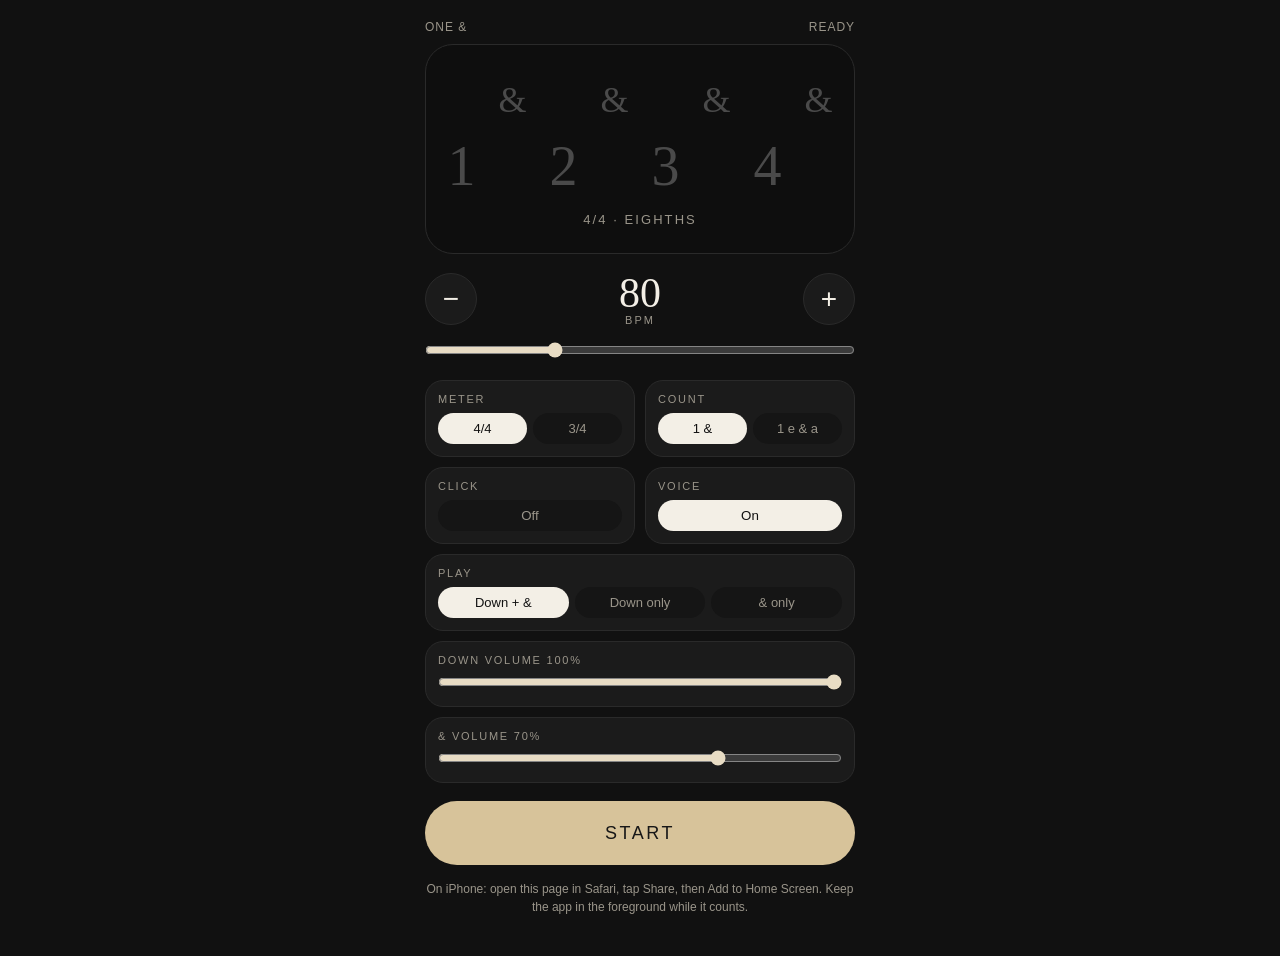
<file: index.html>
<!DOCTYPE html>
<html lang="en">
<head>
  <meta charset="UTF-8" />
  <meta name="viewport" content="width=device-width, initial-scale=1, viewport-fit=cover" />
  <meta name="theme-color" content="#111111" />
  <meta name="apple-mobile-web-app-capable" content="yes" />
  <meta name="apple-mobile-web-app-status-bar-style" content="black-translucent" />
  <meta name="apple-mobile-web-app-title" content="One &" />
  <title>One &</title>
  <link rel="manifest" href="./manifest.json" />
  <link rel="apple-touch-icon" href="./icons/apple-touch-icon.png" />
  <link rel="icon" href="./icons/icon-192.png" />
  <link rel="stylesheet" href="./styles.css" />
</head>
<body>
  <audio id="unlockAudio" preload="auto" playsinline></audio>
  <main class="wrap">
    <div class="brand">
      <span>One &amp;</span>
      <span class="status" id="status">Ready</span>
    </div>

    <section class="display" id="display">
      <div class="beat-board" id="beatBoard"></div>
      <div class="subline" id="subline">4/4 · eighths</div>
    </section>

    <div class="bpm-row">
      <button class="bpm-btn" id="bpmDown" aria-label="Slower">−</button>
      <div class="bpm-read">
        <div class="bpm-number" id="bpmRead">80</div>
        <div class="bpm-label">BPM</div>
      </div>
      <button class="bpm-btn" id="bpmUp" aria-label="Faster">+</button>
    </div>
    <input id="bpm" type="range" min="30" max="200" value="80" />

    <div class="grid">
      <div class="field">
        <label>Meter</label>
        <div class="seg" id="meterSeg">
          <button data-meter="4" class="on">4/4</button>
          <button data-meter="3">3/4</button>
        </div>
      </div>
      <div class="field">
        <label>Count</label>
        <div class="seg" id="subSeg">
          <button data-sub="2" class="on">1 &amp;</button>
          <button data-sub="4">1 e &amp; a</button>
        </div>
      </div>
      <div class="field">
        <label>Click</label>
        <button class="toggle" id="clickToggle">Off</button>
      </div>
      <div class="field">
        <label>Voice</label>
        <button class="toggle on" id="voiceToggle">On</button>
      </div>
      <div class="field" style="grid-column: 1 / -1">
        <label>Play</label>
        <div class="seg" id="partsSeg">
          <button data-parts="both" class="on">Down + &amp;</button>
          <button data-parts="down">Down only</button>
          <button data-parts="up">&amp; only</button>
        </div>
      </div>
      <div class="field" style="grid-column: 1 / -1">
        <label>Down volume <span id="downVolRead">100</span>%</label>
        <input id="downVol" type="range" min="0" max="100" value="100" />
      </div>
      <div class="field" style="grid-column: 1 / -1">
        <label>&amp; volume <span id="upVolRead">70</span>%</label>
        <input id="upVol" type="range" min="0" max="100" value="70" />
      </div>
    </div>

    <button class="start" id="start">Start</button>
    <p class="hint">On iPhone: open this page in Safari, tap Share, then Add to Home Screen. Keep the app in the foreground while it counts.</p>
  </main>
  <script src="./voices.js"></script>
  <script src="./app.js"></script>
</body>
</html>
</file>
<file: styles.css>
:root {
  --bg: #111111;
  --bg-raised: #1b1b1b;
  --line: #2a2a2a;
  --text: #f3efe6;
  --muted: #9a958a;
  --accent: #e8dcc4;
  --dormant: #4a4a4a;
  --and-on: #8d8d8d;
  --beat-on: #ffffff;
  --go: #d7c39a;
  --danger: #c97868;
  --radius: 18px;
}

* {
  box-sizing: border-box;
  -webkit-tap-highlight-color: transparent;
}

html, body {
  margin: 0;
  min-height: 100%;
  background: var(--bg);
  color: var(--text);
  font-family: "Iowan Old Style", "Palatino Linotype", Palatino, "Times New Roman", serif;
}

body {
  padding: 20px 16px 28px;
}

.wrap {
  max-width: 430px;
  margin: 0 auto;
}

.brand {
  display: flex;
  justify-content: space-between;
  align-items: baseline;
  margin-bottom: 8px;
  letter-spacing: 0.08em;
  text-transform: uppercase;
  font-size: 12px;
  color: var(--muted);
  font-family: -apple-system, BlinkMacSystemFont, "Segoe UI", sans-serif;
}

.status {
  min-height: 1.2em;
}

.display {
  background: #0e0e0e;
  border: 1px solid var(--line);
  border-radius: 28px;
  min-height: 210px;
  display: flex;
  flex-direction: column;
  align-items: stretch;
  justify-content: center;
  margin: 10px 0 18px;
  padding: 28px 10px 18px;
}

.beat-board {
  display: grid;
  grid-template-rows: auto auto;
  align-items: end;
  column-gap: 0;
  row-gap: 2px;
  width: 100%;
}

.syll {
  text-align: center;
  color: var(--dormant);
  font-weight: 500;
  line-height: 1;
  user-select: none;
  transition: color 0.06s linear;
}

.syll.num {
  font-size: clamp(42px, 11vw, 56px);
  padding: 8px 0 2px;
}

.syll.and {
  font-size: clamp(28px, 7vw, 36px);
  padding: 0 0 10px;
}

.syll.num.on {
  color: var(--beat-on);
}

.syll.and.on {
  color: var(--and-on);
}

.subline {
  margin-top: 16px;
  font-family: -apple-system, BlinkMacSystemFont, "Segoe UI", sans-serif;
  font-size: 13px;
  letter-spacing: 0.16em;
  text-transform: uppercase;
  color: var(--muted);
  text-align: center;
}

.bpm-row {
  display: flex;
  align-items: center;
  gap: 10px;
  margin-bottom: 16px;
}

.bpm-btn, .start {
  border: 0;
  border-radius: 999px;
  background: var(--bg-raised);
  color: var(--text);
  border: 1px solid var(--line);
  font: inherit;
  cursor: pointer;
}

.bpm-btn {
  width: 52px;
  height: 52px;
  font-size: 28px;
  line-height: 1;
  font-family: -apple-system, BlinkMacSystemFont, "Segoe UI", sans-serif;
}

.bpm-read {
  flex: 1;
  text-align: center;
}

.bpm-number {
  font-size: 42px;
  line-height: 1;
}

.bpm-label {
  font-family: -apple-system, BlinkMacSystemFont, "Segoe UI", sans-serif;
  font-size: 11px;
  letter-spacing: 0.18em;
  text-transform: uppercase;
  color: var(--muted);
}

input[type="range"] {
  width: 100%;
  margin: 0 0 22px;
  accent-color: var(--accent);
}

.field input[type="range"] {
  margin: 0;
}

.grid {
  display: grid;
  grid-template-columns: 1fr 1fr;
  gap: 10px;
  margin-bottom: 18px;
}

.field {
  background: var(--bg-raised);
  border: 1px solid var(--line);
  border-radius: var(--radius);
  padding: 12px;
}

.field label {
  display: block;
  font-family: -apple-system, BlinkMacSystemFont, "Segoe UI", sans-serif;
  font-size: 11px;
  letter-spacing: 0.16em;
  text-transform: uppercase;
  color: var(--muted);
  margin-bottom: 8px;
}

.seg {
  display: flex;
  gap: 6px;
}

.wrap-seg {
  flex-wrap: wrap;
}

.seg button {
  flex: 1;
  border: 0;
  background: #151515;
  color: var(--muted);
  border-radius: 999px;
  padding: 8px 6px;
  font-family: -apple-system, BlinkMacSystemFont, "Segoe UI", sans-serif;
  font-size: 13px;
  cursor: pointer;
}

.seg button.on {
  background: var(--text);
  color: #111;
}

.toggle {
  width: 100%;
  border: 0;
  background: #151515;
  color: var(--muted);
  border-radius: 999px;
  padding: 8px 6px;
  font-family: -apple-system, BlinkMacSystemFont, "Segoe UI", sans-serif;
  cursor: pointer;
}

.toggle.on {
  background: var(--text);
  color: #111;
}

.start {
  width: 100%;
  height: 64px;
  font-size: 18px;
  letter-spacing: 0.14em;
  text-transform: uppercase;
  font-family: -apple-system, BlinkMacSystemFont, "Segoe UI", sans-serif;
  background: var(--go);
  color: #171717;
  border: 0;
}

.start.running {
  background: var(--danger);
  color: #fff;
}

.hint {
  margin-top: 16px;
  color: var(--muted);
  font-family: -apple-system, BlinkMacSystemFont, "Segoe UI", sans-serif;
  font-size: 12px;
  line-height: 1.45;
  text-align: center;
}
</file>
